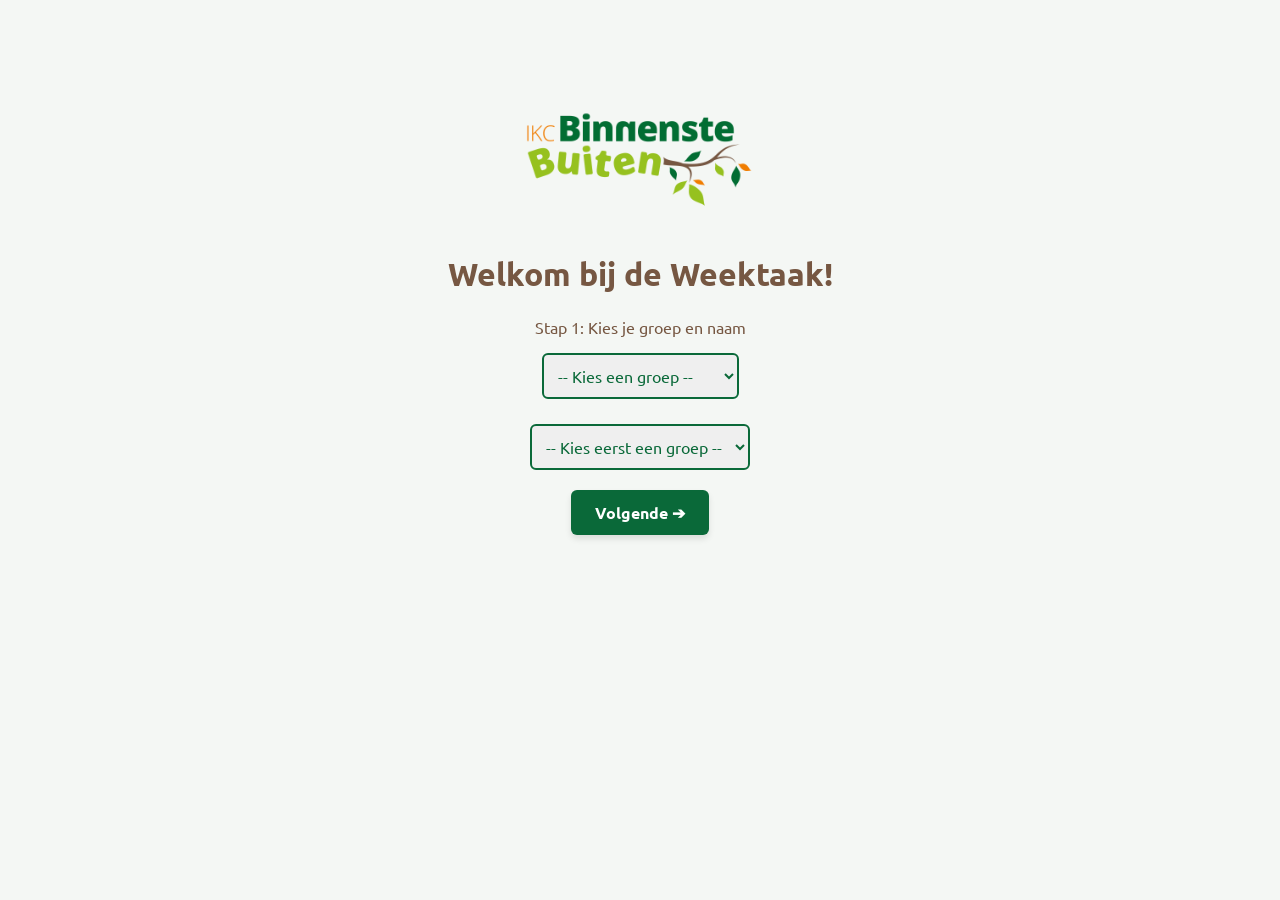
<file: index.html>
<!DOCTYPE html>
<html lang="nl">
<head>
    <meta charset="UTF-8">
    <meta name="viewport" content="width=device-width, initial-scale=1.0">
    <title>Weektaak - IKC Binnenstebuiten</title>
    
    <link href="https://fonts.googleapis.com/css2?family=Ubuntu:wght@300;400;500;700&display=swap" rel="stylesheet">
    <link rel="stylesheet" href="style.css">
</head>
<body>

    <div id="login-scherm">
        <img src="logo.png" alt="Logo IKC Binnenstebuiten" class="school-logo">
        <h1>Welkom bij de Weektaak!</h1>
        
        <div id="inlog-keuze-sectie">
            <p>Stap 1: Kies je groep en naam</p>
            <select id="kies-groep" class="login-selectie" style="margin-bottom: 25px;">
                <option value="">-- Kies een groep --</option>
                <option value="Groep 6 donkerblauw">Groep 6 donkerblauw</option>
                <option value="Groep 7 geel">Groep 7 geel</option>
                <option value="Groep 7 roze">Groep 7 roze</option>
                <option value="Groep 8 blauw">Groep 8 blauw</option>
                <option value="Groep 8 paars">Groep 8 paars</option>
                <option value="Groep 8 turquoise">Groep 8 turquoise</option>
            </select>
            <br>
            <select id="wie-logt-in" class="login-selectie">
                <option value="">-- Kies eerst een groep --</option>
            </select>
            <br><br>
            <button id="naar-wachtwoord-knop">Volgende ➔</button>
        </div>

        <div id="wachtwoord-sectie" style="display: none;">
            <h3 id="wachtwoord-welkom" style="color: var(--donkergroen); margin-top: 0;"></h3>
            
            <div id="docent-wachtwoord-sectie" style="display: none;">
                <p>Voer het beheerderswachtwoord in:</p>
                <input type="password" id="docent-wachtwoord-input" class="login-selectie" placeholder="Wachtwoord...">
                <br><br>
                <button id="check-docent-wachtwoord">Inloggen</button>
            </div>

            <div id="leerling-wachtwoord-sectie" style="display: none;">
                <p>Voer je wachtwoord in:</p>
                <input type="password" id="leerling-wachtwoord-input" class="login-selectie" placeholder="Jouw wachtwoord...">
                <br><br>
                <button id="check-leerling-wachtwoord">Inloggen</button>
            </div>

            <p id="foutmelding-login" style="color: #d32f2f; font-weight: bold; display: none; margin-top: 15px;">❌ Verkeerd wachtwoord, probeer het nog eens!</p>
            <br>
            <button id="terug-naar-naam-knop" style="background-color: var(--lichtbruin); margin-top: 15px;">⬅️ Terug</button>
        </div>
    </div>

    <div id="planbord" style="display: none;">
        <header>
            <img src="logo.png" alt="Logo IKC Binnenstebuiten" class="school-logo-klein">
            <h2>Mijn Planning (<span id="ingelogde-gebruiker-tekst"></span>)</h2>
            <div>
                <button id="handmatig-opslaan-knop" style="display: none; background-color: var(--lichtgroen); margin-right: 10px; border-radius: 5px; cursor: pointer;">💾 Opslaan</button>
                <button id="verander-wachtwoord-knop" style="display: none; background-color: var(--oranje); margin-right: 10px;">Wachtwoord Wijzigen</button>
                <button id="logout-knop">Uitloggen</button>
            </div>
        </header>

        <div id="voortgang-container" class="voortgang-container" style="display: none;">
            <div class="voortgang-tekst">Jouw voortgang: <span id="voortgang-percentage">0%</span></div>
            <div class="voortgang-balk-achtergrond">
                <div id="voortgang-balk-vulling" class="voortgang-balk-vulling"></div>
            </div>
        </div>

        <div id="leerling-acties-container" class="leerling-acties-container" style="display: none;">
            <div id="leerling-prullenbak" class="leerling-prullenbak">
                🗑️ Foutje? Sleep een blokje hierheen
            </div>
        </div>

        <div id="docent-paneel" class="docent-paneel">
            <h3 style="margin-top: 0; color: var(--donkergroen);">Takenbeheer</h3>
            <div class="invoer-groep" style="flex-wrap: wrap; gap: 10px;">
                <input type="text" id="nieuwe-taak-input" placeholder="Typ hier de naam van de taak...">
                <input type="text" id="taak-ondertitel-input" class="login-selectie" style="margin-bottom: 0; width: auto; padding: 12px;" placeholder="Extra info (bijv. basistaak)...">

                <select id="taak-type-select" class="login-selectie" style="margin-bottom: 0; width: auto; padding: 12px;">
                    <option value="flexibel">Normale taak (sleepbaar)</option>
                    <option value="vast">Vaste taak (onwisbaar)</option>
                    <option value="dispenser">Dispenser (+ knop)</option>
                    <option value="klaartaak">Klaartaak 🌟</option>
                </select>

                <select id="taak-kolom-select" class="login-selectie" style="margin-bottom: 0; width: auto; padding: 12px;">
                    <option value="te-doen">Zet in: Te Doen 📚</option>
                    <option value="maandag">Zet in: Maandag</option>
                    <option value="dinsdag">Zet in: Dinsdag</option>
                    <option value="woensdag">Zet in: Woensdag</option>
                    <option value="donderdag">Zet in: Donderdag</option>
                    <option value="vrijdag">Zet in: Vrijdag</option>
                </select>

                <button id="voeg-taak-toe-knop">Taak Toevoegen ➕</button>
            </div>
            <div class="leerling-checkboxes" id="dynamische-checkboxes"></div>
        </div>

        <div id="docent-acties" class="docent-acties" style="display: none; flex-direction: column; gap: 15px; margin-bottom: 20px;">
            <div style="display: flex; gap: 10px; width: 100%;">
                <div id="prullenbak" class="actie-blok prullenbak-blok" style="flex: 1;">
                    🗑️ Sleep een taak hierheen om te wissen
                </div>
                <button id="wis-bord-knop" class="actie-blok wis-bord-knop" style="flex: 1;">
                    Bord Leegmaken (Behoud 'Te Doen') 🧹
                </button>
            </div>
            
            <div style="display: flex; flex-wrap: wrap; gap: 10px; width: 100%; background: #f4f7f4; padding: 10px; border-radius: 8px; border: 1px solid var(--lichtgroen); align-items: center; justify-content: space-between; box-sizing: border-box;">
                <div style="display: flex; align-items: center; gap: 10px;">
                    <strong style="color: var(--donkergroen);">Modus:</strong>
                    <select id="bord-modus-select" class="login-selectie" style="margin: 0; padding: 8px; font-weight: bold;">
                        <option value="huidig">👁️ Huidige week (Zichtbaar voor klas)</option>
                        <option value="concept">📅 Volgende week (Onzichtbaar voorbereiden)</option>
                    </select>
                </div>
                <button id="publiceer-concept-knop" class="knop" style="display: none; background-color: var(--oranje); border-color: #d16500; padding: 8px 15px; font-size: 1em;">
                    🚀 Zet Volgende Week Live!
                </button>
            </div>
        </div>
        
        <div class="bord-container">
            <div class="kolom" id="te-doen"><h3>Te Doen 📚</h3></div>
            <div class="kolom" id="maandag"><h3>Maandag</h3></div>
            <div class="kolom" id="dinsdag"><h3>Dinsdag</h3></div>
            <div class="kolom" id="woensdag"><h3>Woensdag</h3></div>
            <div class="kolom" id="donderdag"><h3>Donderdag</h3></div>
            <div class="kolom" id="vrijdag"><h3>Vrijdag</h3></div>
        </div>

        <div id="klaartaken-container" class="voortgang-container klaartaken-container klaartaken-vergrendeld" style="display: none;">
            <div class="voortgang-tekst">
                Klaartaken 🌟 <span id="klaartaken-slot-tekst" class="slot-tekst">Rond eerst je weektaak af.</span>
            </div>
            <div id="klaartaken-lijst" class="klaartaken-horizontaal"></div>
            <div class="klaarkaart-invoer">
                <label for="eigen-klaarkaart">Klaarkaart:</label>
                <input type="text" id="eigen-klaarkaart" placeholder="Typ hier welke kaart je pakt...">
                <button id="voeg-eigen-klaartaak-toe">Pak Kaart</button>
            </div>
        </div>

        <div id="reflectie-container" class="reflectie-container" style="display: none;">
            <h3 class="reflectie-titel">Terugblik op de week 📝</h3>
            <p class="reflectie-uitleg">Hoe ging het vandaag? Klik op een smiley en vul in of je nog iets lastig vond, trots op bent of een hulpvraag hebt.</p>
            <div class="reflectie-dagen-grid" id="reflectie-dagen-grid"></div>
        </div>

        <div id="docent-overzicht" class="docent-overzicht" style="display: none;">
            <div style="display: flex; flex-wrap: wrap; justify-content: space-between; align-items: center; gap: 10px; border-bottom: 2px solid var(--lichtgroen); padding-bottom: 8px; margin-bottom: 12px;">
                <h3 style="margin: 0; border: none; color: var(--donkergroen);">📊 Voortgang van de klas</h3>
                <div style="display: flex; flex-wrap: wrap; gap: 10px;">
                    <button id="archiveer-week-knop" style="background-color: var(--lichtbruin); font-size: 14px;">📸 Week Archiveren</button>
                    <button id="download-overzicht-knop" style="background-color: var(--donkergroen); font-size: 14px;">Overzicht Downloaden 📥</button>
                    <button id="bekijk-wachtwoorden-knop" style="background-color: var(--oranje); font-size: 14px;">Wachtwoorden Klas 👀</button>
                </div>
            </div>
            <div class="overzicht-toolbar">
                <div class="overzicht-week-keuze">
                    <label for="archief-week-select"><strong>Week:</strong></label>
                    <select id="archief-week-select" class="login-selectie" style="margin: 0; padding: 6px 10px; font-size: 14px;">
                        <option value="huidig">📅 Huidige week</option>
                    </select>
                </div>
                <div class="overzicht-weergave-keuze">
                    <button type="button" id="weergave-leerling-knop" class="weergave-tab actief">👥 Per leerling</button>
                    <button type="button" id="weergave-taak-knop" class="weergave-tab">📌 Nog te maken per taak</button>
                </div>
                <label class="overzicht-filter-label" id="filter-openstaand-wrap">
                    <input type="checkbox" id="filter-openstaand-check"> Alleen met openstaande taken
                </label>
            </div>
            <p style="font-size: 14px; color: var(--lichtbruin); margin-top: 0; margin-bottom: 12px;">Klik op een naam voor reflecties en alle taken, of klap de openstaande taken uit.</p>
            <div id="overzicht-lijst" class="overzicht-lijst"></div>
        </div>
    </div>

    <!-- Modals -->
    <div id="leerling-modal" style="display: none; position: fixed; z-index: 9999; left: 0; top: 0; width: 100%; height: 100%; background-color: rgba(0,0,0,0.6); justify-content: center; align-items: center;">
        <div class="modal-content" style="background-color: white; padding: 25px; border-radius: 8px; width: 90%; max-width: 500px; max-height: 80vh; overflow-y: auto; position: relative;">
            <span class="sluit-modal" id="sluit-modal" style="position: absolute; right: 15px; top: 10px; font-size: 24px; cursor: pointer; color: red;">&times;</span>
            <div id="modal-leerling-inhoud"></div>
        </div>
    </div>

    <div id="wachtwoord-modal" style="display: none; position: fixed; z-index: 9999; left: 0; top: 0; width: 100%; height: 100%; background-color: rgba(0,0,0,0.6); justify-content: center; align-items: center;">
        <div class="modal-content" style="background-color: white; padding: 30px; border-radius: 8px; width: 90%; max-width: 400px; text-align: center; position: relative; border: 3px solid var(--donkergroen);">
            <span class="sluit-modal" id="sluit-wachtwoord-modal" style="position: absolute; right: 15px; top: 10px; font-size: 24px; cursor: pointer; color: red;">&times;</span>
            <h3 style="margin-top: 0; color: var(--donkergroen);">Wachtwoord wijzigen</h3>
            <p style="margin-bottom: 20px;">Bedenk een nieuw, geheim wachtwoord:</p>
            <input type="text" id="nieuw-wachtwoord-input" class="login-selectie" placeholder="Typ je nieuwe wachtwoord...">
            <br><br>
            <button id="opslaan-wachtwoord-knop" style="width: 100%; background-color: var(--donkergroen); color: white; padding: 10px; border-radius: 5px; font-weight: bold; cursor: pointer; border: none;">Opslaan</button>
        </div>
    </div>

    <!-- Edit Taak Modal -->
    <div id="edit-taak-modal" style="display: none; position: fixed; z-index: 9999; left: 0; top: 0; width: 100%; height: 100%; background-color: rgba(0,0,0,0.6); justify-content: center; align-items: center;">
        <div class="modal-content" style="background-color: white; padding: 30px; border-radius: 8px; width: 90%; max-width: 400px; text-align: center; position: relative; border: 3px solid var(--donkergroen);">
            <span class="sluit-modal" id="sluit-edit-modal" style="position: absolute; right: 15px; top: 10px; font-size: 24px; cursor: pointer; color: red;">&times;</span>
            <h3 style="margin-top: 0; color: var(--donkergroen);">Taak aanpassen</h3>
            <p style="margin-bottom: 15px; font-size: 0.9em;">Pas hier de naam of les aan voor de nieuwe week.</p>
            
            <div style="display: flex; flex-direction: column; gap: 10px; margin-bottom: 15px;">
                <input type="text" id="edit-taak-naam-input" class="login-selectie" style="width: 100%; box-sizing: border-box; margin: 0;" placeholder="Naam van de taak...">
                <input type="text" id="edit-taak-ondertitel-input" class="login-selectie" style="width: 100%; box-sizing: border-box; margin: 0;" placeholder="Extra info (bijv. les 3)...">
            </div>

            <div id="edit-uitsluiten-sectie" style="display: none; text-align: left; margin-bottom: 20px;">
                <p id="edit-uitsluiten-titel" style="margin: 0 0 8px 0; font-weight: bold; font-size: 0.9em; color: var(--donkergroen);">Leerlingen uitsluiten van deze taak:</p>
                <div id="edit-uitsluiten-lijst" class="edit-uitsluiten-lijst"></div>
            </div>
            
            <button id="opslaan-edit-knop" style="width: 100%; background-color: var(--donkergroen); color: white; padding: 10px; border-radius: 5px; font-weight: bold; cursor: pointer; border: none;">Wijzigingen Opslaan</button>
        </div>
    </div>

    <script src="script.js"></script>
</body>
</html>
</file>
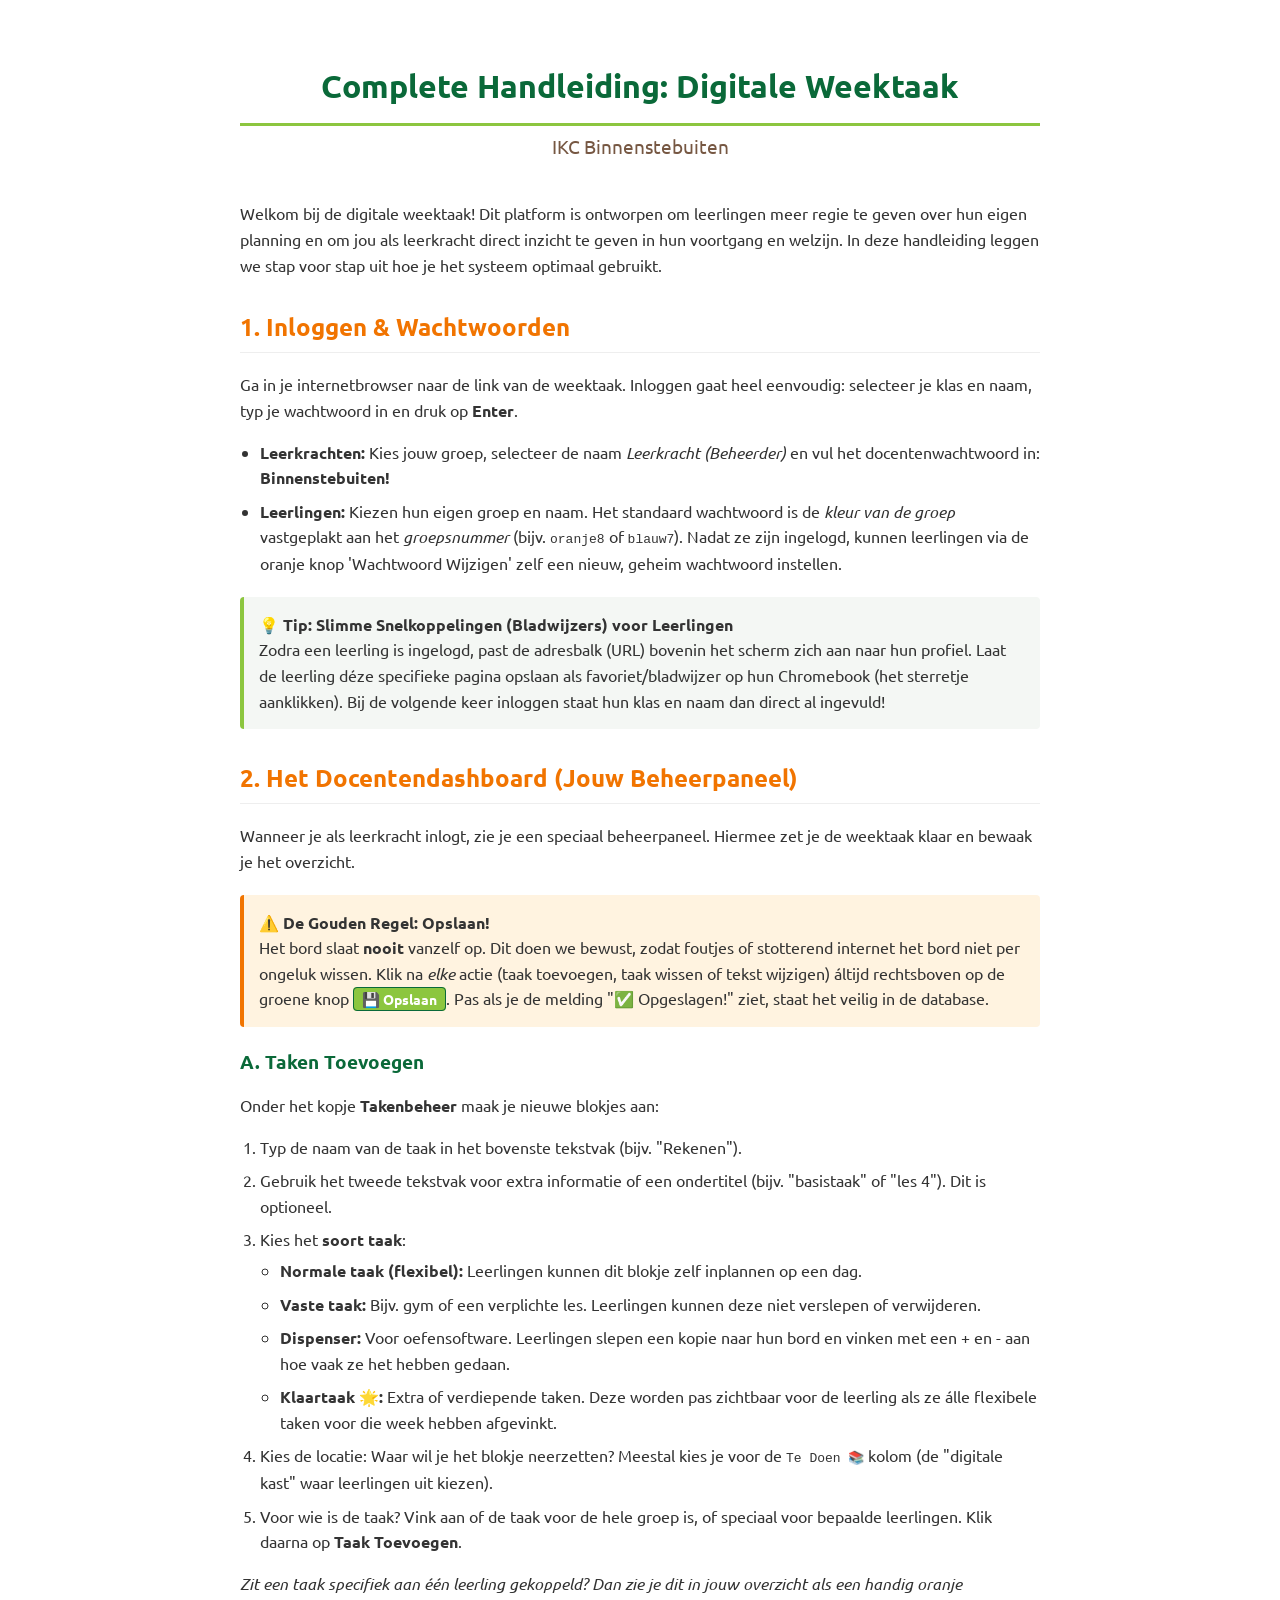
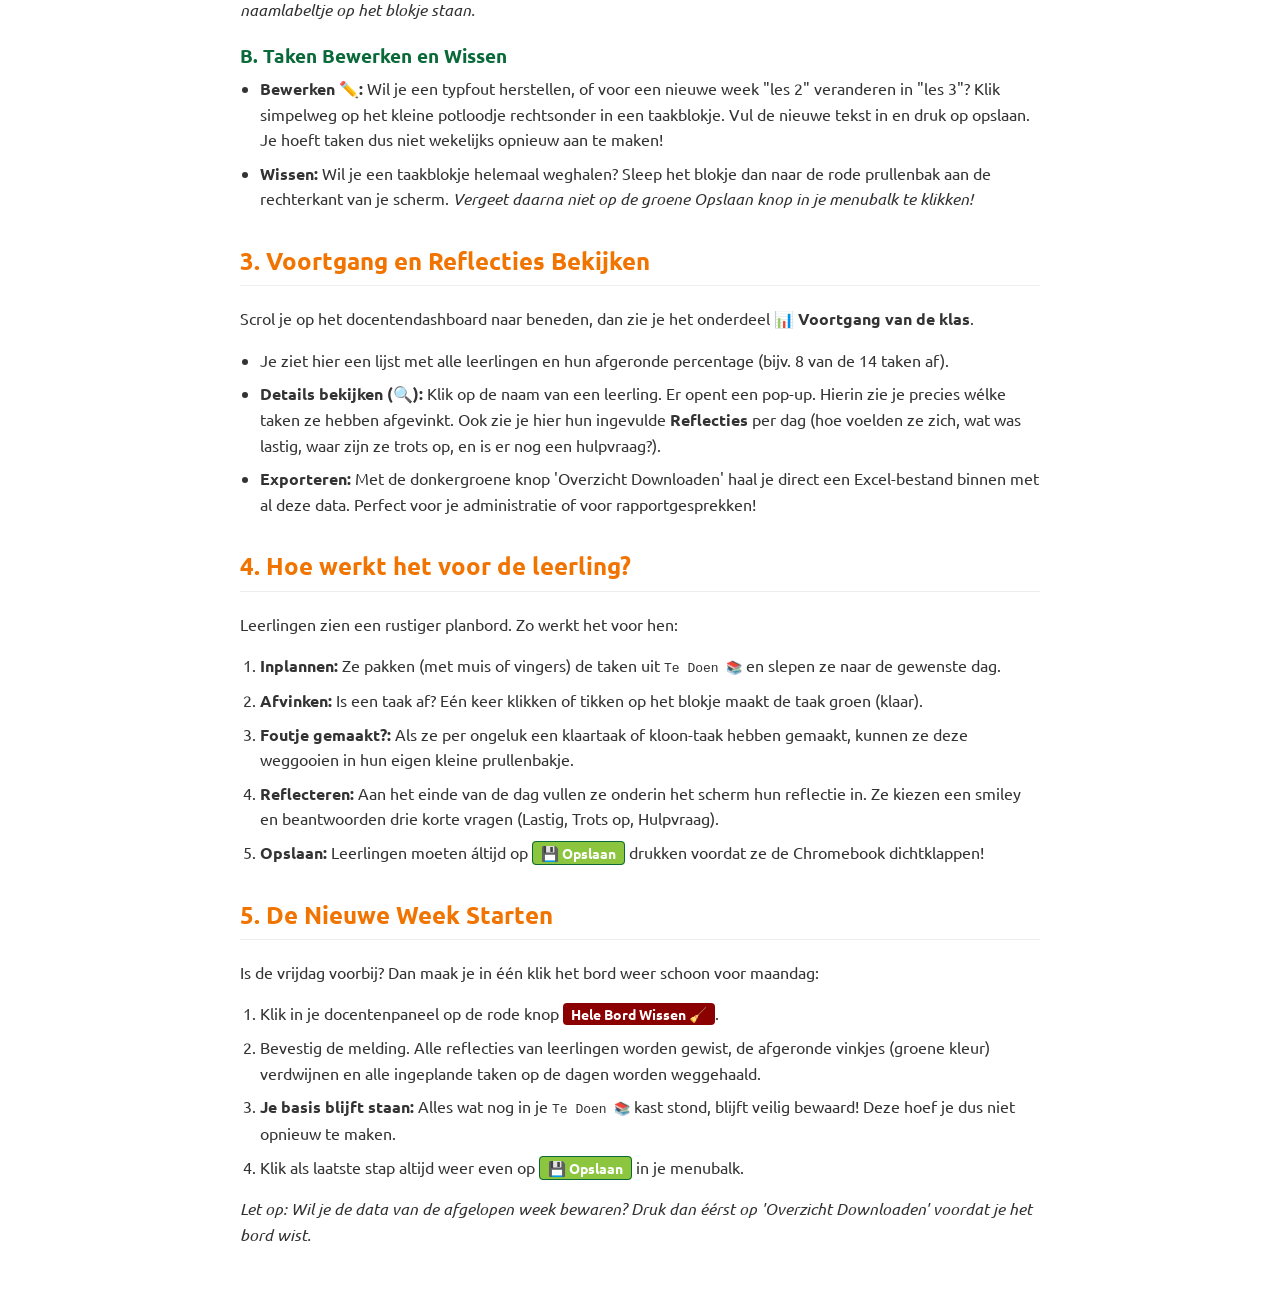
<file: handleiding.html>
<!DOCTYPE html>
<html lang="nl">
<head>
    <meta charset="UTF-8">
    <meta name="viewport" content="width=device-width, initial-scale=1.0">
    <title>Complete Gebruikershandleiding Weektaak</title>
    <style>
        @import url('https://fonts.googleapis.com/css2?family=Ubuntu:wght@300;400;500;700&display=swap');
        
        body {
            font-family: 'Ubuntu', sans-serif;
            color: #333;
            line-height: 1.6;
            margin: 0;
            padding: 40px;
            background-color: #fff;
        }
        .container {
            max-width: 800px;
            margin: auto;
        }
        .header {
            text-align: center;
            margin-bottom: 40px;
        }
        h1 {
            color: #0a6939; /* Donkergroen */
            border-bottom: 3px solid #8cc63f; /* Lichtgroen */
            padding-bottom: 10px;
            margin-bottom: 5px;
        }
        .ondertitel {
            font-size: 1.2em;
            color: #765742; /* Bruin */
            margin-top: 0;
        }
        h2 {
            color: #f17400; /* Oranje */
            margin-top: 30px;
            border-bottom: 1px solid #eee;
            padding-bottom: 5px;
        }
        h3 {
            color: #0a6939;
            margin-bottom: 5px;
        }
        ul, ol {
            padding-left: 20px;
            margin-top: 5px;
        }
        li {
            margin-bottom: 8px;
        }
        .highlight {
            background-color: #f4f7f4;
            padding: 15px;
            border-left: 4px solid #8cc63f;
            margin: 20px 0;
            border-radius: 4px;
        }
        .waarschuwing {
            background-color: #fff3e0;
            padding: 15px;
            border-left: 4px solid #f17400;
            margin: 20px 0;
            border-radius: 4px;
        }
        .knop {
            background-color: #8cc63f;
            color: white;
            padding: 2px 8px;
            border-radius: 4px;
            font-weight: bold;
            font-size: 0.9em;
            border: 1px solid #0a6939;
        }
        .knop-rood {
            background-color: darkred;
            color: white;
            padding: 2px 8px;
            border-radius: 4px;
            font-weight: bold;
            font-size: 0.9em;
        }

        /* Instellingen voor perfect printen op A4 */
        @media print {
            body { padding: 0; font-size: 11pt; }
            h2 { page-break-after: avoid; }
            p, ul, ol, .highlight, .waarschuwing { page-break-inside: avoid; }
        }
    </style>
</head>
<body>
    <div class="container">
        <div class="header">
            <h1>Complete Handleiding: Digitale Weektaak</h1>
            <p class="ondertitel">IKC Binnenstebuiten</p>
        </div>

        <p>Welkom bij de digitale weektaak! Dit platform is ontworpen om leerlingen meer regie te geven over hun eigen planning en om jou als leerkracht direct inzicht te geven in hun voortgang en welzijn. In deze handleiding leggen we stap voor stap uit hoe je het systeem optimaal gebruikt.</p>

        <h2>1. Inloggen & Wachtwoorden</h2>
        <p>Ga in je internetbrowser naar de link van de weektaak. Inloggen gaat heel eenvoudig: selecteer je klas en naam, typ je wachtwoord in en druk op <strong>Enter</strong>.</p>
        
        <ul>
            <li><strong>Leerkrachten:</strong> Kies jouw groep, selecteer de naam <em>Leerkracht (Beheerder)</em> en vul het docentenwachtwoord in: <strong>Binnenstebuiten!</strong></li>
            <li><strong>Leerlingen:</strong> Kiezen hun eigen groep en naam. Het standaard wachtwoord is de <em>kleur van de groep</em> vastgeplakt aan het <em>groepsnummer</em> (bijv. <code>oranje8</code> of <code>blauw7</code>). Nadat ze zijn ingelogd, kunnen leerlingen via de oranje knop 'Wachtwoord Wijzigen' zelf een nieuw, geheim wachtwoord instellen.</li>
        </ul>

        <div class="highlight">
            <strong>💡 Tip: Slimme Snelkoppelingen (Bladwijzers) voor Leerlingen</strong><br>
            Zodra een leerling is ingelogd, past de adresbalk (URL) bovenin het scherm zich aan naar hun profiel. Laat de leerling déze specifieke pagina opslaan als favoriet/bladwijzer op hun Chromebook (het sterretje aanklikken). Bij de volgende keer inloggen staat hun klas en naam dan direct al ingevuld!
        </div>

        <h2>2. Het Docentendashboard (Jouw Beheerpaneel)</h2>
        <p>Wanneer je als leerkracht inlogt, zie je een speciaal beheerpaneel. Hiermee zet je de weektaak klaar en bewaak je het overzicht.</p>

        <div class="waarschuwing">
            <strong>⚠️ De Gouden Regel: Opslaan!</strong><br>
            Het bord slaat <strong>nooit</strong> vanzelf op. Dit doen we bewust, zodat foutjes of stotterend internet het bord niet per ongeluk wissen. Klik na <em>elke</em> actie (taak toevoegen, taak wissen of tekst wijzigen) áltijd rechtsboven op de groene knop <span class="knop">💾 Opslaan</span>. Pas als je de melding "✅ Opgeslagen!" ziet, staat het veilig in de database.
        </div>

        <h3>A. Taken Toevoegen</h3>
        <p>Onder het kopje <strong>Takenbeheer</strong> maak je nieuwe blokjes aan:</p>
        <ol>
            <li>Typ de naam van de taak in het bovenste tekstvak (bijv. "Rekenen").</li>
            <li>Gebruik het tweede tekstvak voor extra informatie of een ondertitel (bijv. "basistaak" of "les 4"). Dit is optioneel.</li>
            <li>Kies het <strong>soort taak</strong>:
                <ul>
                    <li><strong>Normale taak (flexibel):</strong> Leerlingen kunnen dit blokje zelf inplannen op een dag.</li>
                    <li><strong>Vaste taak:</strong> Bijv. gym of een verplichte les. Leerlingen kunnen deze niet verslepen of verwijderen.</li>
                    <li><strong>Dispenser:</strong> Voor oefensoftware. Leerlingen slepen een kopie naar hun bord en vinken met een + en - aan hoe vaak ze het hebben gedaan.</li>
                    <li><strong>Klaartaak 🌟:</strong> Extra of verdiepende taken. Deze worden pas zichtbaar voor de leerling als ze álle flexibele taken voor die week hebben afgevinkt.</li>
                </ul>
            </li>
            <li>Kies de locatie: Waar wil je het blokje neerzetten? Meestal kies je voor de <code>Te Doen 📚</code> kolom (de "digitale kast" waar leerlingen uit kiezen).</li>
            <li>Voor wie is de taak? Vink aan of de taak voor de hele groep is, of speciaal voor bepaalde leerlingen. Klik daarna op <strong>Taak Toevoegen</strong>.</li>
        </ol>

        <p><em>Zit een taak specifiek aan één leerling gekoppeld? Dan zie je dit in jouw overzicht als een handig oranje naamlabeltje op het blokje staan.</em></p>

        <h3>B. Taken Bewerken en Wissen</h3>
        <ul>
            <li><strong>Bewerken ✏️:</strong> Wil je een typfout herstellen, of voor een nieuwe week "les 2" veranderen in "les 3"? Klik simpelweg op het kleine potloodje rechtsonder in een taakblokje. Vul de nieuwe tekst in en druk op opslaan. Je hoeft taken dus niet wekelijks opnieuw aan te maken!</li>
            <li><strong>Wissen:</strong> Wil je een taakblokje helemaal weghalen? Sleep het blokje dan naar de rode prullenbak aan de rechterkant van je scherm. <em>Vergeet daarna niet op de groene Opslaan knop in je menubalk te klikken!</em></li>
        </ul>

        <h2>3. Voortgang en Reflecties Bekijken</h2>
        <p>Scrol je op het docentendashboard naar beneden, dan zie je het onderdeel <strong>📊 Voortgang van de klas</strong>.</p>
        <ul>
            <li>Je ziet hier een lijst met alle leerlingen en hun afgeronde percentage (bijv. 8 van de 14 taken af).</li>
            <li><strong>Details bekijken (🔍):</strong> Klik op de naam van een leerling. Er opent een pop-up. Hierin zie je precies wélke taken ze hebben afgevinkt. Ook zie je hier hun ingevulde <strong>Reflecties</strong> per dag (hoe voelden ze zich, wat was lastig, waar zijn ze trots op, en is er nog een hulpvraag?).</li>
            <li><strong>Exporteren:</strong> Met de donkergroene knop 'Overzicht Downloaden' haal je direct een Excel-bestand binnen met al deze data. Perfect voor je administratie of voor rapportgesprekken!</li>
        </ul>

        <h2>4. Hoe werkt het voor de leerling?</h2>
        <p>Leerlingen zien een rustiger planbord. Zo werkt het voor hen:</p>
        <ol>
            <li><strong>Inplannen:</strong> Ze pakken (met muis of vingers) de taken uit <code>Te Doen 📚</code> en slepen ze naar de gewenste dag.</li>
            <li><strong>Afvinken:</strong> Is een taak af? Eén keer klikken of tikken op het blokje maakt de taak groen (klaar).</li>
            <li><strong>Foutje gemaakt?:</strong> Als ze per ongeluk een klaartaak of kloon-taak hebben gemaakt, kunnen ze deze weggooien in hun eigen kleine prullenbakje.</li>
            <li><strong>Reflecteren:</strong> Aan het einde van de dag vullen ze onderin het scherm hun reflectie in. Ze kiezen een smiley en beantwoorden drie korte vragen (Lastig, Trots op, Hulpvraag).</li>
            <li><strong>Opslaan:</strong> Leerlingen moeten áltijd op <span class="knop">💾 Opslaan</span> drukken voordat ze de Chromebook dichtklappen!</li>
        </ol>

        <h2>5. De Nieuwe Week Starten</h2>
        <p>Is de vrijdag voorbij? Dan maak je in één klik het bord weer schoon voor maandag:</p>
        <ol>
            <li>Klik in je docentenpaneel op de rode knop <span class="knop-rood">Hele Bord Wissen 🧹</span>.</li>
            <li>Bevestig de melding. Alle reflecties van leerlingen worden gewist, de afgeronde vinkjes (groene kleur) verdwijnen en alle ingeplande taken op de dagen worden weggehaald.</li>
            <li><strong>Je basis blijft staan:</strong> Alles wat nog in je <code>Te Doen 📚</code> kast stond, blijft veilig bewaard! Deze hoef je dus niet opnieuw te maken.</li>
            <li>Klik als laatste stap altijd weer even op <span class="knop">💾 Opslaan</span> in je menubalk.</li>
        </ol>
        <p><em>Let op: Wil je de data van de afgelopen week bewaren? Druk dan éérst op 'Overzicht Downloaden' voordat je het bord wist.</em></p>

    </div>
</body>
</html>
</file>
<file: style.css>
/* style.css - IKC Binnenstebuiten Huisstijl */

:root {
    --donkergroen: #0a6939; 
    --lichtgroen: #8cc63f;  
    --oranje: #f17400;      
    --lichtbruin: #765742;  
    --achtergrond: #f4f7f4; 
}

body {
    font-family: 'Ubuntu', 'Calibri', sans-serif; 
    background-color: var(--achtergrond);
    color: var(--lichtbruin); 
    margin: 0;
    padding: 20px;
}

#login-scherm {
    text-align: center;
    margin-top: 10vh;
}

.school-logo {
    max-width: 250px; 
    margin-bottom: 20px;
}

.login-selectie {
    padding: 10px;
    font-size: 16px;
    font-family: 'Ubuntu', sans-serif;
    border-radius: 6px;
    border: 2px solid var(--donkergroen);
    color: var(--donkergroen);
    outline: none;
}

button {
    background-color: var(--donkergroen); 
    color: white;
    border: none;
    padding: 12px 24px;
    font-size: 16px;
    font-family: 'Ubuntu', sans-serif;
    font-weight: 700; 
    border-radius: 6px;
    cursor: pointer;
    box-shadow: 0 4px 6px rgba(0,0,0,0.1);
    transition: background-color 0.2s ease;
}

button:hover {
    background-color: var(--lichtgroen); 
}

#planbord {
    width: 98%; 
    max-width: none;
    margin: 0 auto;
}

header {
    display: flex;
    justify-content: space-between;
    align-items: center;
    margin-bottom: 20px;
    color: var(--donkergroen);
}

.school-logo-klein {
    max-height: 60px; 
}

.voortgang-container {
    background-color: white;
    padding: 15px;
    border-radius: 8px;
    margin-bottom: 20px;
    border: 2px solid #e0e6e0;
}

.voortgang-tekst {
    font-weight: 700;
    color: var(--donkergroen);
    margin-bottom: 10px;
    font-size: 16px;
}

.voortgang-balk-achtergrond {
    background-color: #e2e8f0;
    height: 20px;
    border-radius: 10px;
    overflow: hidden;
}

.voortgang-balk-vulling {
    background-color: var(--lichtgroen);
    height: 100%;
    width: 0%; 
    transition: width 0.4s ease-in-out;
}

.klaartaken-container {
    border-color: #ffcc00; 
    background-color: #fffdf5;
}

.klaartaken-horizontaal {
    display: flex;
    gap: 10px;
    flex-wrap: wrap;
    margin-bottom: 15px;
}

.klaartaken-horizontaal .taak {
    margin-bottom: 0; 
    min-width: 180px;
}

.klaarkaart-invoer {
    display: flex;
    gap: 10px;
    align-items: center;
    font-weight: bold;
    color: var(--donkergroen);
}

.klaarkaart-invoer input {
    padding: 10px;
    border: 2px solid #e0e6e0;
    border-radius: 6px;
    font-family: 'Ubuntu', sans-serif;
    flex: 1;
    max-width: 300px;
}

.klaarkaart-invoer button {
    background-color: #ffcc00;
    color: #333;
}

.klaarkaart-invoer button:hover {
    background-color: #e6b800;
}

.slot-tekst {
    font-size: 13px;
    color: #d32f2f;
    background-color: #ffeaea;
    padding: 4px 8px;
    border-radius: 12px;
    margin-left: 10px;
    font-weight: normal;
}

.klaartaken-container.ontgrendeld .slot-tekst {
    color: var(--donkergroen);
    background-color: #e8f5e9;
}

.klaartaken-vergrendeld .klaartaken-horizontaal,
.klaartaken-vergrendeld .klaarkaart-invoer {
    opacity: 0.5;
    pointer-events: none; 
}

.leerling-acties-container {
    display: flex;
    justify-content: flex-end; 
    margin-bottom: 15px;
}

.leerling-prullenbak {
    background-color: #ffeef0;
    border: 2px dashed #ff4d4d;
    color: #cc0000;
    padding: 8px 15px;
    text-align: center;
    font-weight: bold;
    border-radius: 8px;
    font-size: 14px;
    transition: all 0.2s ease;
}

.leerling-prullenbak.drag-over {
    background-color: #ffcccc;
    border: 2px solid #cc0000;
    transform: scale(1.05); 
}

.docent-overzicht {
    background-color: white;
    padding: 15px 20px;
    border-radius: 8px;
    margin-top: 20px; 
    margin-bottom: 15px;
    border: 2px solid #e0e6e0;
}

.docent-overzicht h3 {
    margin-top: 0;
    color: var(--donkergroen);
    border-bottom: 2px solid var(--lichtgroen);
    padding-bottom: 8px;
}

.leerling-voortgang-rij {
    display: flex;
    justify-content: space-between;
    padding: 10px 0;
    border-bottom: 1px solid #f0f0f0;
    font-weight: 500;
}

.leerling-naam-klikbaar {
    cursor: pointer;
    color: var(--donkergroen);
    transition: color 0.2s ease;
    display: flex;
    align-items: center;
    gap: 8px;
}

.leerling-naam-klikbaar:hover {
    color: var(--oranje);
}

.docent-acties {
    display: flex;
    gap: 15px;
    margin-bottom: 20px;
}

.actie-blok {
    flex: 1;
    padding: 15px;
    text-align: center;
    font-weight: bold;
    border-radius: 8px;
    font-size: 16px;
}

.prullenbak-blok {
    background-color: #ffeef0;
    border: 2px dashed #ff4d4d;
    color: #cc0000;
    transition: all 0.2s ease;
}

.prullenbak-blok.drag-over {
    background-color: #ffcccc;
    border: 2px solid #cc0000;
    transform: scale(1.02); 
}

.wis-bord-knop {
    background-color: #d32f2f; 
    color: white;
    border: none;
    cursor: pointer;
    box-shadow: 0 4px 6px rgba(0,0,0,0.1);
    transition: background-color 0.2s ease;
}

.wis-bord-knop:hover {
    background-color: #b71c1c;
}

.docent-paneel {
    background-color: white;
    padding: 15px;
    border-radius: 8px;
    margin-bottom: 15px;
    border: 2px solid #e0e6e0;
    display: flex; 
    flex-direction: column; 
    gap: 15px;
}

.invoer-groep {
    display: flex;
    gap: 15px;
}

#nieuwe-taak-input {
    flex: 1; 
    padding: 12px;
    font-family: 'Ubuntu', 'Calibri', sans-serif;
    font-size: 16px;
    border: 2px solid #e0e6e0;
    border-radius: 6px;
    color: var(--lichtbruin);
}

#nieuwe-taak-input:focus {
    outline: none;
    border-color: var(--lichtgroen); 
}

.leerling-checkboxes {
    display: flex;
    flex-wrap: wrap; 
    gap: 15px;
    align-items: center;
    background-color: var(--achtergrond);
    padding: 10px 15px;
    border-radius: 6px;
}

.checkbox-titel {
    font-weight: 700;
    color: var(--donkergroen);
    margin-right: 5px;
}

.leerling-checkboxes label {
    cursor: pointer;
    display: flex;
    align-items: center;
    gap: 5px;
    font-weight: 500;
}

#voeg-taak-toe-knop {
    background-color: var(--oranje); 
}

#voeg-taak-toe-knop:hover {
    background-color: #d66600; 
}

.bord-container {
    display: flex;
    flex-wrap: nowrap; 
    gap: 15px;
    padding-bottom: 10px;
    overflow-x: auto; 
}

.kolom {
    background-color: white;
    border: 2px solid #e0e6e0;
    border-radius: 8px;
    min-width: 150px; 
    flex: 1;
    padding: 15px;
    min-height: 50vh; 
}

.kolom h3 {
    text-align: center;
    font-size: 18px;
    margin-top: 0;
    border-bottom: 3px solid var(--lichtgroen); 
    padding-bottom: 10px;
    color: var(--donkergroen);
}

.taak {
    background-color: var(--achtergrond);
    padding: 12px;
    border-radius: 6px;
    margin-bottom: 10px;
    cursor: grab;
    border-left: 5px solid var(--oranje); 
    color: var(--lichtbruin);
    font-weight: 500; 
    user-select: none;
    display: flex;
    flex-direction: column; 
    gap: 5px;
    position: relative; 
}

.extra-taak {
    border-left: 5px solid var(--oranje) !important;
    background-color: var(--achtergrond) !important;
}

.vaste-taak {
    cursor: pointer; 
    border-left: 5px solid var(--donkergroen); 
    background-color: #ffffff;
    box-shadow: inset 0 0 5px rgba(0,0,0,0.05);
}

.taak-leerling-label {
    align-self: flex-start;
    background-color: var(--lichtgroen);
    color: white;
    font-size: 12px;
    padding: 3px 8px;
    border-radius: 12px;
    font-weight: 700;
}

.taak-teller {
    display: flex;
    align-items: center;
    justify-content: space-between;
    background-color: white;
    padding: 6px 10px;
    border-radius: 6px;
    margin-top: 8px;
    font-size: 14px;
    border: 1px solid #e0e6e0;
    color: var(--lichtbruin);
}

.teller-knop {
    background-color: var(--lichtgroen);
    color: white;
    border: none;
    border-radius: 4px;
    width: 26px;
    height: 26px;
    font-weight: bold;
    font-size: 16px;
    cursor: pointer;
    display: flex;
    align-items: center;
    justify-content: center;
    padding: 0;
    box-shadow: none;
}

.teller-knop.min {
    background-color: #ff4d4d;
}

.taak.klaar .taak-teller {
    color: var(--lichtbruin); 
}

.kolom.drag-over {
    border: 2px dashed var(--oranje) !important;
    background-color: #fffaf5; 
}

.taak.klaar {
    background-color: var(--lichtgroen) !important; 
    color: white; 
    border-left: 5px solid var(--donkergroen) !important; 
}

.taak.klaar .taak-leerling-label {
    background-color: var(--donkergroen); 
}

.taak.klaar::after {
    content: ' ✔';
    font-weight: bold;
    position: absolute;
    right: 15px;
    top: 15px; 
}

.reflectie-container {
    background-color: white;
    padding: 20px;
    border-radius: 8px;
    margin-top: 20px; 
    margin-bottom: 20px;
    border: 2px solid #e0e6e0;
}

.reflectie-titel {
    margin-top: 0;
    color: var(--donkergroen);
    border-bottom: 2px solid var(--lichtgroen);
    padding-bottom: 8px;
    font-size: 20px;
}

.reflectie-uitleg {
    color: var(--lichtbruin);
    font-size: 15px;
    margin-bottom: 20px;
    font-weight: 500;
}

.reflectie-dagen-grid {
    display: flex;
    gap: 15px;
    flex-wrap: nowrap;
    overflow-x: auto;
    padding-bottom: 10px;
}

.reflectie-dag {
    background-color: var(--achtergrond);
    border: 2px solid #e0e6e0;
    border-radius: 8px;
    min-width: 200px;
    flex: 1;
    padding: 15px;
    display: flex;
    flex-direction: column;
    gap: 12px;
}

.reflectie-dag h4 {
    margin: 0;
    color: var(--donkergroen);
    text-align: center;
    border-bottom: 2px dashed var(--lichtgroen);
    padding-bottom: 8px;
    font-size: 16px;
}

.emotie-knoppen {
    display: flex;
    justify-content: space-around;
    padding: 5px 0;
}

.emotie-knop {
    background: none;
    border: none;
    font-size: 28px;
    cursor: pointer;
    filter: grayscale(100%); 
    opacity: 0.4;
    transition: all 0.2s ease;
    padding: 0;
    box-shadow: none;
}

.emotie-knop:hover {
    transform: scale(1.2);
    filter: grayscale(0%);
    opacity: 1;
    background: none;
}

.emotie-knop.actief {
    filter: grayscale(0%);
    opacity: 1;
    transform: scale(1.2);
}

.reflectie-input {
    width: 100%;
    padding: 10px;
    border: 2px solid #e0e6e0;
    border-radius: 6px;
    font-family: 'Ubuntu', 'Calibri', sans-serif;
    font-size: 14px;
    color: var(--lichtbruin);
    box-sizing: border-box;
    resize: vertical; 
    min-height: 60px;
    transition: border-color 0.2s ease;
}

.reflectie-input:focus {
    outline: none;
    border-color: var(--oranje);
}

.modal-overlay {
    position: fixed;
    top: 0;
    left: 0;
    width: 100%;
    height: 100%;
    background-color: rgba(0, 0, 0, 0.6);
    display: flex;
    justify-content: center;
    align-items: center;
    z-index: 1000;
}

.modal-content {
    background-color: var(--achtergrond);
    padding: 30px;
    border-radius: 12px;
    width: 90%;
    max-width: 600px;
    max-height: 85vh;
    overflow-y: auto;
    position: relative;
    border: 4px solid var(--donkergroen);
    box-shadow: 0 10px 25px rgba(0,0,0,0.3);
}

.sluit-modal {
    position: absolute;
    top: 15px;
    right: 20px;
    font-size: 32px;
    font-weight: bold;
    color: #cc0000;
    cursor: pointer;
}

.sluit-modal:hover {
    color: #ff4d4d;
}

.modal-content h4 {
    margin-top: 0;
    color: white;
    background-color: var(--donkergroen);
    padding: 12px 15px;
    border-radius: 6px;
    text-align: center;
    font-size: 22px;
    margin-bottom: 25px;
}

.detail-sectie {
    margin-top: 20px;
    background-color: white;
    padding: 15px;
    border-radius: 8px;
    border: 1px solid #e0e6e0;
}

.detail-sectie h5 {
    margin: 0 0 12px 0;
    color: var(--oranje);
    border-bottom: 2px solid var(--lichtgroen);
    padding-bottom: 6px;
    font-size: 16px;
}

.detail-taken-lijst {
    list-style-type: none;
    padding: 0;
    margin: 0;
}

.detail-taken-lijst li {
    background-color: var(--achtergrond);
    padding: 8px 12px;
    border-radius: 4px;
    margin-bottom: 6px;
    font-size: 14px;
    border-left: 5px solid var(--lichtgroen);
    color: var(--lichtbruin);
    font-weight: 500;
}

.detail-dag-reflectie {
    background-color: var(--achtergrond);
    padding: 12px;
    border-radius: 6px;
    margin-bottom: 10px;
    font-size: 14px;
    border-left: 5px solid var(--donkergroen);
}

.detail-dag-reflectie strong {
    color: var(--donkergroen);
    font-size: 16px;
    display: block;
    margin-bottom: 6px;
}

.detail-dag-reflectie p {
    margin: 4px 0 0 0;
    color: var(--lichtbruin);
}

/* --- Wachtwoord Sectie Styling (Verbeterd) --- */
.gekozen-plaatjes-vak {
    min-height: 60px;
    font-size: 40px;
    background: white;
    border-radius: 8px;
    border: 2px dashed var(--donkergroen);
    display: flex;
    justify-content: center;
    align-items: center;
    gap: 15px;
    width: 220px;
    margin: 0 auto 15px auto;
}

.plaatjes-grid {
    display: grid;
    grid-template-columns: repeat(3, 1fr);
    gap: 10px;
    max-width: 260px;
    margin: 0 auto;
}

.plaatje-knop {
    font-size: 40px;
    padding: 15px;
    background-color: white;
    border: 2px solid var(--donkergroen);
    border-radius: 8px;
    cursor: pointer;
    transition: transform 0.1s ease, background-color 0.2s ease;
    display: flex;
    justify-content: center;
    align-items: center;
    box-shadow: 0 4px 6px rgba(0,0,0,0.1);
}

.plaatje-knop:hover {
    background-color: var(--lichtgroen);
    transform: scale(1.05);
}

.wachtwoorden-lijst {
    text-align: left;
    background: white;
    padding: 15px;
    border-radius: 8px;
    max-height: 50vh;
    overflow-y: auto;
}

.wachtwoord-rij {
    display: flex;
    justify-content: space-between;
    align-items: center;
    padding: 12px 15px;
    border-bottom: 1px solid #f0f0f0;
    font-size: 18px;
    color: var(--lichtbruin);
    transition: background-color 0.2s;
}

.wachtwoord-rij:hover {
    background-color: var(--achtergrond);
}

.wachtwoord-rij span:first-child {
    font-weight: 700;
    color: var(--donkergroen);
    flex: 1;
}

.wachtwoord-rij span:last-child {
    font-family: 'Courier New', monospace;
    background: #eee;
    padding: 4px 12px;
    border-radius: 4px;
    color: var(--oranje);
    font-weight: bold;
    min-width: 100px;
    text-align: center;
}

.checkbox-header {
    display: flex;
    flex-wrap: wrap;
    align-items: center;
    gap: 15px;
    width: 100%;
    padding-bottom: 8px;
    border-bottom: 1px solid #e0e6e0;
}

.uitsluiten-hint {
    font-size: 13px;
    color: var(--lichtbruin);
    font-style: italic;
}

.leerling-checkbox-lijst {
    display: flex;
    flex-wrap: wrap;
    gap: 10px 15px;
    width: 100%;
}

.leerling-check-label {
    padding: 3px 6px;
    border-radius: 4px;
    transition: background-color 0.15s ease, color 0.15s ease;
}

.leerling-check-label.uitgesloten {
    background-color: #ffeaea;
    color: #c62828;
    text-decoration: line-through;
}

.taak-uitgesloten-label {
    font-size: 11px;
    color: #c62828;
    background-color: #ffeaea;
    padding: 2px 6px;
    border-radius: 4px;
    align-self: flex-start;
    margin-top: 2px;
}

.edit-uitsluiten-lijst {
    display: flex;
    flex-wrap: wrap;
    gap: 8px 12px;
    max-height: 160px;
    overflow-y: auto;
    background-color: var(--achtergrond);
    padding: 10px;
    border-radius: 6px;
    border: 1px solid #e0e6e0;
}

.edit-uitsluiten-lijst label {
    display: flex;
    align-items: center;
    gap: 5px;
    font-size: 13px;
    cursor: pointer;
}

.leerling-dropdown-container {
    margin-top: 4px;
    width: 100%;
}

.leerling-dropdown-knop {
    background-color: var(--oranje);
    color: white;
    font-size: 11px;
    font-weight: 700;
    padding: 4px 8px;
    border-radius: 4px;
    border: none;
    cursor: pointer;
    box-shadow: none;
    display: inline-flex;
    align-items: center;
    gap: 4px;
}

.leerling-dropdown-knop:hover {
    background-color: #d66600;
}

.leerling-dropdown-lijst {
    display: none;
    flex-wrap: wrap;
    gap: 4px;
    margin-top: 6px;
    padding: 6px;
    background-color: white;
    border: 1px solid #ffd4ad;
    border-radius: 4px;
    font-size: 11px;
}

.leerling-dropdown-lijst.open {
    display: flex;
}

.leerling-dropdown-item {
    background-color: #fff3e6;
    color: var(--lichtbruin);
    padding: 2px 6px;
    border-radius: 3px;
    font-weight: 600;
}

.overzicht-toolbar {
    display: flex;
    flex-wrap: wrap;
    justify-content: space-between;
    align-items: center;
    gap: 12px;
    background-color: var(--achtergrond);
    padding: 10px 14px;
    border-radius: 6px;
    margin-bottom: 12px;
}

.overzicht-week-keuze {
    display: flex;
    align-items: center;
    gap: 8px;
    color: var(--donkergroen);
    font-size: 14px;
}

.overzicht-weergave-keuze {
    display: flex;
    gap: 6px;
    background-color: #e6ece6;
    padding: 4px;
    border-radius: 6px;
}

.weergave-tab {
    background-color: transparent;
    color: var(--lichtbruin);
    padding: 6px 12px;
    font-size: 13px;
    font-weight: 600;
    border-radius: 4px;
    box-shadow: none;
}

.weergave-tab:hover {
    background-color: rgba(255, 255, 255, 0.7);
}

.weergave-tab.actief {
    background-color: white;
    color: var(--donkergroen);
    box-shadow: 0 1px 3px rgba(0, 0, 0, 0.12);
}

.overzicht-filter-label {
    display: flex;
    align-items: center;
    gap: 6px;
    font-size: 14px;
    font-weight: 600;
    color: var(--lichtbruin);
    cursor: pointer;
}

.leerling-voortgang-rij {
    flex-direction: column;
    gap: 0;
    padding: 10px 8px;
    border-bottom: 1px solid #ecefec;
}

.leerling-voortgang-rij:hover {
    background-color: #fafcfa;
}

.leerling-voortgang-kop {
    display: grid;
    grid-template-columns: minmax(180px, 1.3fr) minmax(160px, 1.2fr) auto;
    align-items: center;
    gap: 16px;
    width: 100%;
}

.overzicht-voortgang-cel {
    display: flex;
    align-items: center;
    gap: 10px;
}

.mini-voortgang-balk {
    flex: 1;
    max-width: 140px;
    height: 10px;
    background-color: #e2e8f0;
    border-radius: 5px;
    overflow: hidden;
}

.mini-voortgang-vulling {
    height: 100%;
    background-color: var(--lichtgroen);
    border-radius: 5px;
    transition: width 0.3s ease;
}

.overzicht-teller-tekst {
    font-size: 13px;
    color: var(--lichtbruin);
    min-width: 105px;
}

.openstaand-toggle-knop {
    background-color: #fff4e5;
    color: #b45309;
    border: 1px solid #ffd8a8;
    padding: 5px 12px;
    font-size: 13px;
    font-weight: 600;
    border-radius: 16px;
    box-shadow: none;
}

.openstaand-toggle-knop:hover {
    background-color: #ffe8cc;
}

.alles-af-badge {
    background-color: #e8f5e9;
    color: var(--donkergroen);
    padding: 5px 12px;
    border-radius: 16px;
    font-size: 13px;
    font-weight: 700;
}

.openstaand-paneel {
    display: none;
    margin-top: 10px;
    padding: 12px 16px;
    background-color: var(--achtergrond);
    border-left: 4px solid var(--oranje);
    border-radius: 6px;
}

.openstaand-paneel.open {
    display: block;
}

.openstaand-lijst {
    margin: 0;
    padding-left: 18px;
    display: grid;
    grid-template-columns: repeat(auto-fill, minmax(230px, 1fr));
    gap: 6px 20px;
    font-size: 13px;
    color: var(--lichtbruin);
}

@media (max-width: 720px) {
    .leerling-voortgang-kop {
        grid-template-columns: 1fr;
        gap: 8px;
    }
}
</file>
